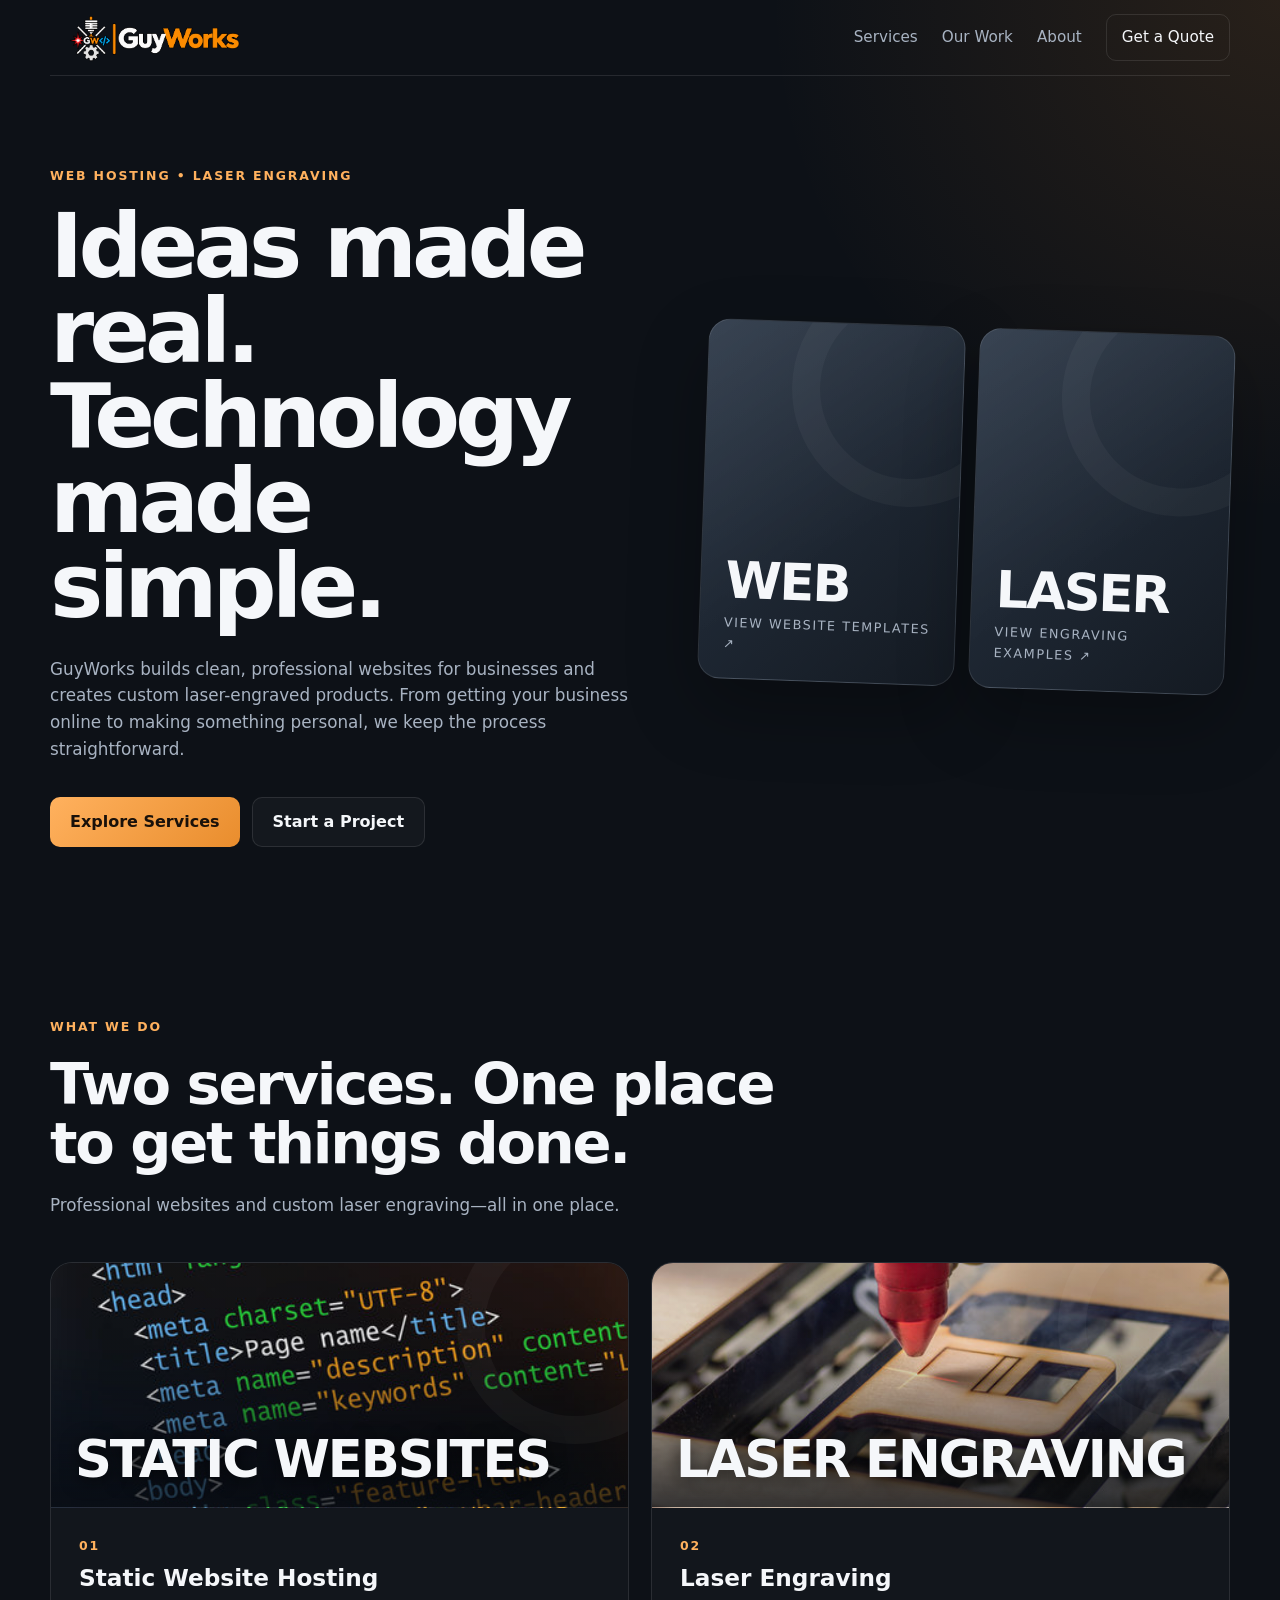
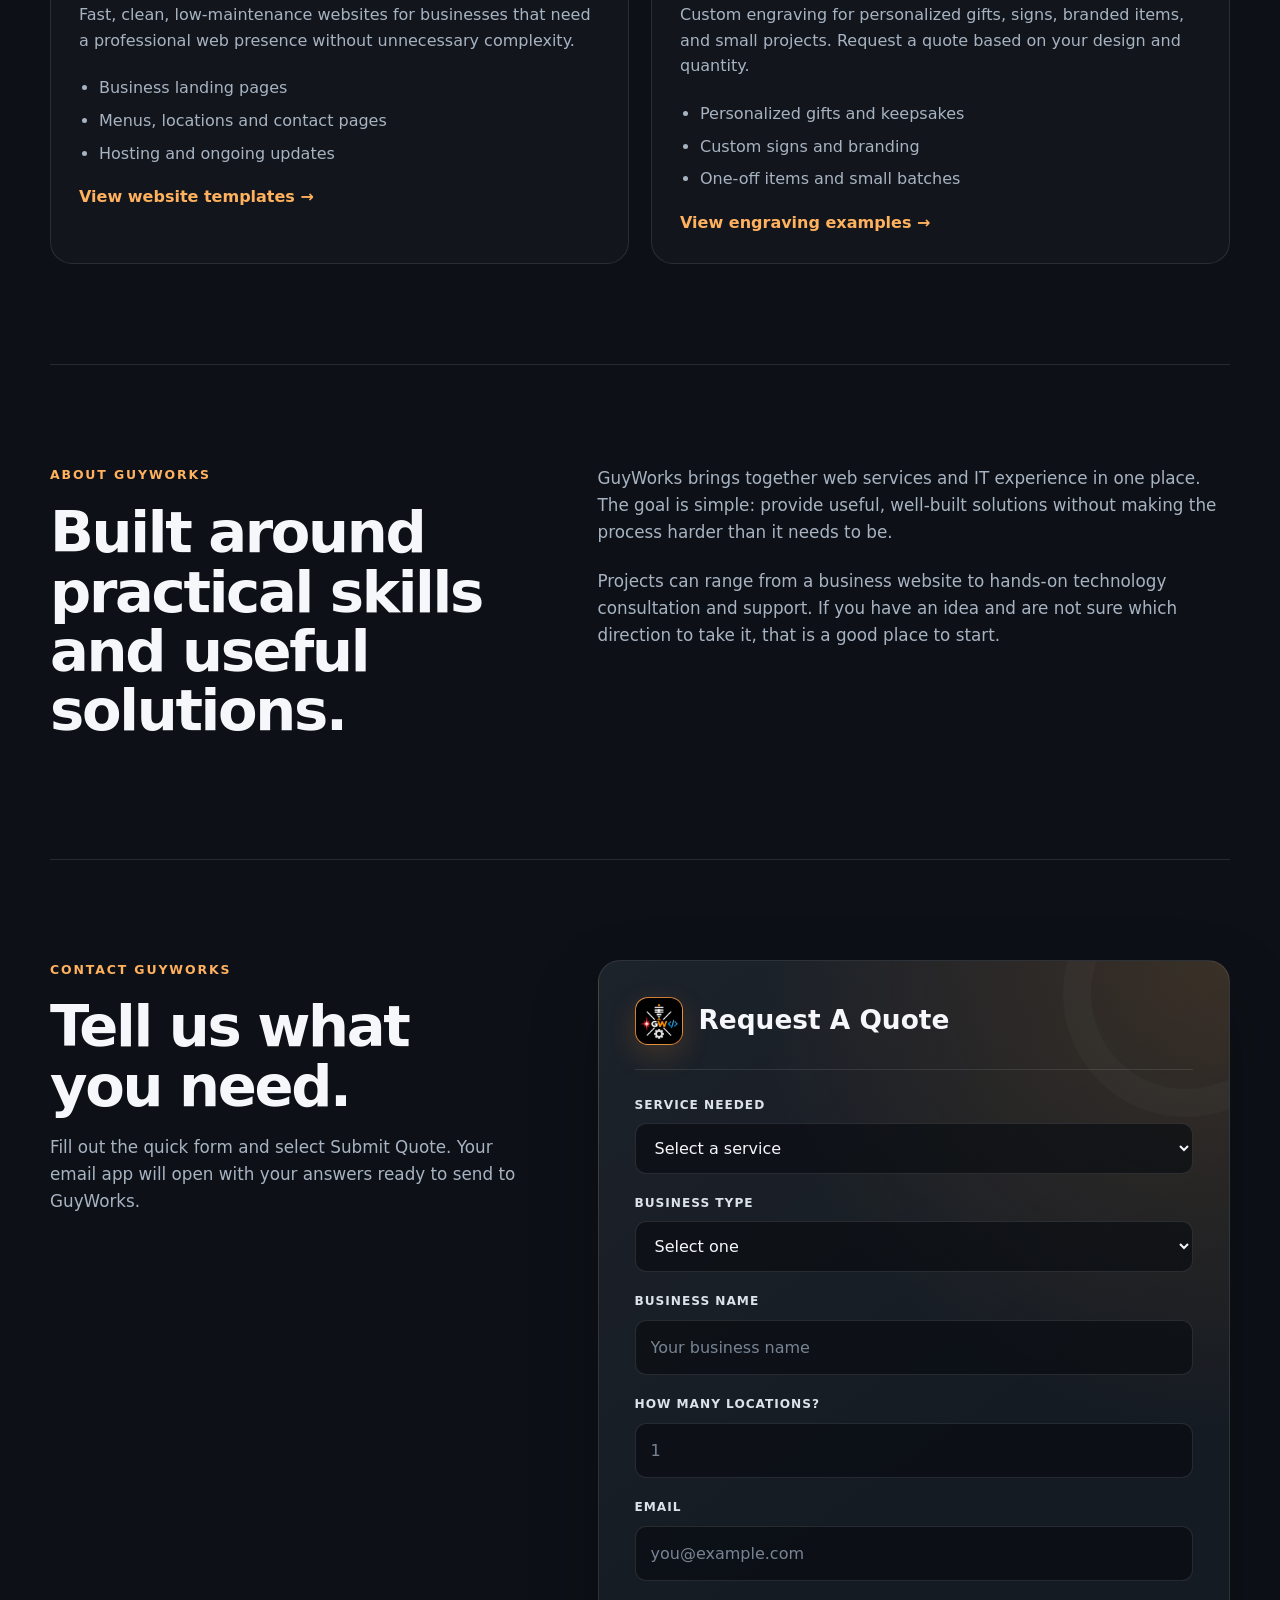
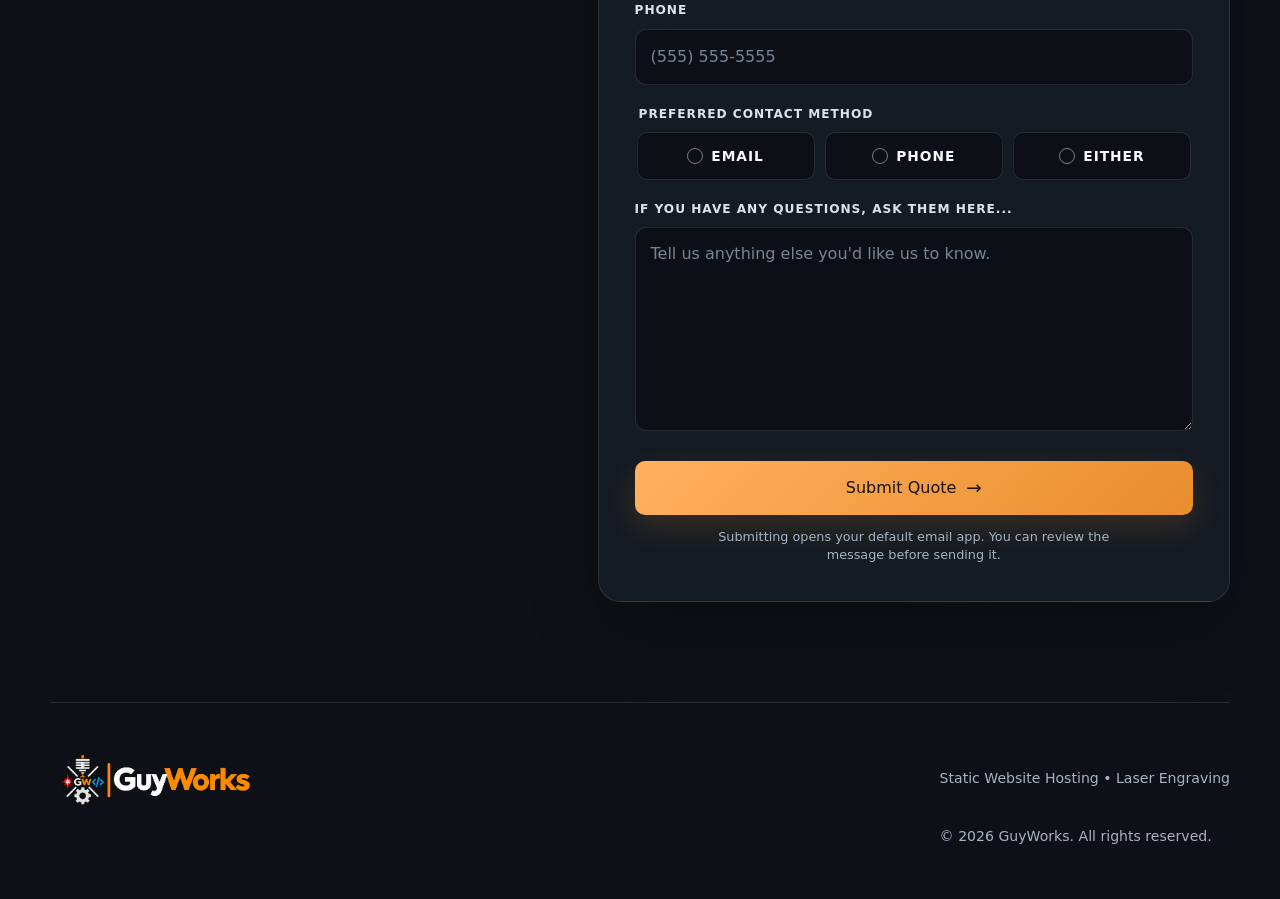
<file: index.html>
<!DOCTYPE html>
<html lang="en">
<head>
  <meta charset="UTF-8">
  <meta name="viewport" content="width=device-width, initial-scale=1.0">
  <meta name="description" content="GuyWorks offers static website hosting and custom laser engraving.">
  <title>GuyWorks | Make. Build. Support.</title>
  <link rel="stylesheet" href="styles.css">
</head>
<body>
  <header class="site-header">
    <a class="brand" href="#home" aria-label="GuyWorks home">
      <img class="brand-logo" src="/GuyWorksHorizontalLogo.png?v=20261105" alt="GuyWorks" onerror="this.onerror=null;this.src='/GuyWorksLogo.png'">
    </a>

    <nav aria-label="Primary navigation">
      <a href="#services">Services</a>
      <a href="web-hosting.html">Our Work</a>
      <a href="#about">About</a>
      <a class="nav-cta" href="#contact">Get a Quote</a>
    </nav>
  </header>

  <main>
    <section class="hero" id="home">
      <div class="hero-copy">
        <p class="eyebrow">Web hosting • Laser engraving</p>
        <h1>Ideas made real.<br>Technology made simple.</h1>
        <p class="hero-text">
          GuyWorks builds clean, professional websites for businesses and creates custom laser-engraved products. From getting your business online to making something personal, we keep the process straightforward.
        </p>
        <div class="hero-actions">
          <a class="button button-primary" href="#services">Explore Services</a>
          <a class="button button-secondary" href="#contact">Start a Project</a>
        </div>
      </div>

      <div class="hero-art hero-art-two" aria-label="GuyWorks service preview">
        <a class="hero-panel hero-panel-link" href="web-hosting.html"><span>WEB</span><small>View Website Templates ↗</small></a>
        <a class="hero-panel hero-panel-link" href="laser-engraving.html"><span>LASER</span><small>View Engraving Examples ↗</small></a>
      </div>
    </section>

    <section class="section" id="services">
      <div class="section-heading">
        <p class="eyebrow">What we do</p>
        <h2>Two services. One place to get things done.</h2>
        <p>Professional websites and custom laser engraving—all in one place.</p>
      </div>

      <div class="service-grid">

        <article class="service-card">
          <div class="placeholder-image placeholder-web web-photo">
            <span>STATIC WEBSITES</span>
          </div>
          <div class="service-content">
            <p class="service-number">01</p>
            <h3>Static Website Hosting</h3>
            <p>Fast, clean, low-maintenance websites for businesses that need a professional web presence without unnecessary complexity.</p>
            <ul>
              <li>Business landing pages</li>
              <li>Menus, locations and contact pages</li>
              <li>Hosting and ongoing updates</li>
            </ul>
            <a class="service-detail-link" href="web-hosting.html">View website templates →</a>
</div>
        </article>
        <article class="service-card">
          <div class="placeholder-image placeholder-laser"><span>LASER ENGRAVING</span></div>
          <div class="service-content"><p class="service-number">02</p><h3>Laser Engraving</h3>
            <p>Custom engraving for personalized gifts, signs, branded items, and small projects. Request a quote based on your design and quantity.</p>
            <ul><li>Personalized gifts and keepsakes</li><li>Custom signs and branding</li><li>One-off items and small batches</li></ul>
            <a class="service-detail-link" href="laser-engraving.html">View engraving examples →</a>
          </div>
        </article>
      </div>
    </section>

    <section class="section about-section" id="about">
      <div>
        <p class="eyebrow">About GuyWorks</p>
        <h2>Built around practical skills and useful solutions.</h2>
      </div>
      <div class="about-copy">
        <p>
          GuyWorks brings together web services and IT experience in one place.
          The goal is simple: provide useful, well-built solutions without making the process harder than it needs to be.
        </p>
        <p>
          Projects can range from a business website to hands-on technology consultation and support.
          If you have an idea and are not sure which direction to take it, that is a good place to start.
        </p>
      </div>
    </section>

    <section class="section contact-section" id="contact">
      <div>
        <p class="eyebrow">Contact GuyWorks</p>
        <h2>Tell us what you need.</h2>
        <p>Fill out the quick form and select Submit Quote. Your email app will open with your answers ready to send to GuyWorks.</p>
      </div>
      <div class="contact-card quote-card">
        <div class="quote-card-heading">
          <span class="quote-icon" aria-hidden="true"><img src="GuyWorksIcon.png?v=20261105b" alt="" class="quote-icon-image" onerror="this.onerror=null;this.src='https://raw.githubusercontent.com/ThisGuyPrograms/GuyWorks/main/GuyWorksIcon.png'"></span>
          <h3>Request A Quote</h3>
        </div>
        <form id="quote-form">
          <div class="form-field"><label for="service-type">Service Needed</label>
            <select id="service-type" required><option value="" selected disabled>Select a service</option><option>Static Website Hosting</option><option>Laser Engraving</option></select>
          </div>
          <div id="web-package-fields" class="form-field" hidden>
            <label for="web-package">Website Package</label>
            <select id="web-package">
              <option value="" selected disabled>Select a website package</option>
              <option value="Standard Template — starting at $150 build + $20/month">Standard Template — from $150 + $20/month</option>
              <option value="Independent Website — $400–$750 build + $35/month">Independent Website — $400–$750 + $35/month</option>
              <option value="Multi-Location Shared Template — from $500 build + $75/month">Multi-Location Shared Template — from $500 + $75/month</option>
            </select>
          </div>
          <div id="laser-fields" hidden>
            <div class="form-field"><label for="engraving-item">Item / Material</label><input id="engraving-item" placeholder="e.g. wood sign, tumbler, leather"></div>
            <div class="form-field"><label for="engraving-quantity">Quantity</label><input id="engraving-quantity" type="number" min="1" step="1" placeholder="Number of items"></div>
            <div class="form-field"><label for="engraving-details">Design, Size &amp; Deadline</label><textarea id="engraving-details" rows="4" placeholder="Describe the design, approximate size, deadline, and whether you have artwork."></textarea></div>
          </div>
          <div id="business-fields">
          <div class="form-field">
            <label for="business-type">Business Type</label>
            <select id="business-type" name="business-type" required>
              <option value="" selected disabled>Select one</option>
              <option value="Business">Business</option>
              <option value="Restaurant">Restaurant</option>
              <option value="Other">Other</option>
            </select>
          </div>

          <div class="form-field">
            <label for="business-name">Business Name</label>
            <input type="text" id="business-name" name="business-name" placeholder="Your business name" required>
          </div>

          <div class="form-field">
            <label for="locations">How many locations?</label>
            <input type="number" id="locations" name="locations" min="1" step="1" placeholder="1" required>
          </div>

          </div>
          <div class="form-field">
            <label for="contact-email">Email</label>
            <input type="email" id="contact-email" name="contact-email" placeholder="you@example.com" required>
          </div>

          <div class="form-field">
            <label for="contact-phone">Phone</label>
            <input type="tel" id="contact-phone" name="contact-phone" placeholder="(555) 555-5555" inputmode="numeric" autocomplete="tel" maxlength="14" required>
          </div>

          <fieldset class="form-field contact-preference">
            <legend>Preferred Contact Method</legend>
            <div class="contact-options">
              <label><input type="radio" name="contact-method" value="Email" required> <span>Email</span></label>
              <label><input type="radio" name="contact-method" value="Phone"> <span>Phone</span></label>
              <label><input type="radio" name="contact-method" value="Either"> <span>Either</span></label>
            </div>
          </fieldset>

          <div class="form-field">
            <label for="questions">If you have any questions, ask them here...</label>
            <textarea id="questions" name="questions" rows="7" placeholder="Tell us anything else you'd like us to know."></textarea>
          </div>

          <button class="button button-primary quote-submit" type="submit">Submit Quote <span aria-hidden="true">→</span></button>
          <p class="form-note">Submitting opens your default email app. You can review the message before sending it.</p>
        </form>
      </div>
    </section>
  </main>

  <footer>
    <div class="brand footer-brand">
      <img class="brand-logo" src="/GuyWorksHorizontalLogo.png?v=20261105" alt="GuyWorks" onerror="this.onerror=null;this.src='/GuyWorksLogo.png'">
    </div>
    <p>Static Website Hosting • Laser Engraving</p>
    <p>&copy; <span id="year"></span> GuyWorks. All rights reserved.</p>
  </footer>

  <script>
    document.getElementById('year').textContent = new Date().getFullYear();

    const phoneInput = document.getElementById('contact-phone');

    phoneInput.addEventListener('input', function () {
      const digits = this.value.replace(/\D/g, '').slice(0, 10);
      let formatted = '';

      if (digits.length > 0) {
        formatted = '(' + digits.slice(0, 3);
      }
      if (digits.length >= 3) {
        formatted += ') ' + digits.slice(3, 6);
      }
      if (digits.length >= 6) {
        formatted += '-' + digits.slice(6, 10);
      }

      this.value = formatted;
    });

    const serviceInput = document.getElementById('service-type');
    serviceInput.addEventListener('change', () => {
      const laser = serviceInput.value === 'Laser Engraving';
      const web = serviceInput.value === 'Static Website Hosting';
      const packageFields = document.getElementById('web-package-fields');
      packageFields.hidden = !web;
      document.getElementById('web-package').required = web;
      document.getElementById('laser-fields').hidden = !laser;
      document.getElementById('business-fields').hidden = laser;
      ['business-type','business-name','locations'].forEach(id => document.getElementById(id).required = !laser);
      ['engraving-item','engraving-quantity','engraving-details'].forEach(id => document.getElementById(id).required = laser);
    });
    const query = new URLSearchParams(window.location.search);
    const selectedPackage = {standard: 0, independent: 1, multi: 2}[query.get('package')];
    if (query.get('service') === 'web') {
      serviceInput.value = 'Static Website Hosting';
      serviceInput.dispatchEvent(new Event('change'));
      if (selectedPackage !== undefined) document.getElementById('web-package').selectedIndex = selectedPackage + 1;
    }
    document.getElementById('quote-form').addEventListener('submit', function (event) {
      event.preventDefault();

      const businessType = document.getElementById('business-type').value;
      const businessName = document.getElementById('business-name').value.trim();
      const locations = document.getElementById('locations').value;
      const contactEmail = document.getElementById('contact-email').value.trim();
      const contactPhone = document.getElementById('contact-phone').value.trim();
      const contactMethod = document.querySelector('input[name="contact-method"]:checked').value;
      const questions = document.getElementById('questions').value.trim() || 'None';

      const laser = serviceInput.value === 'Laser Engraving';
      const subject = 'Quote Request - ' + (laser ? 'Laser Engraving' : businessName);
      const body =
        'Hello GuyWorks,\n\n' +
        'I would like to request a quote.\n\n' +
        'Service: ' + serviceInput.value + '\n' +
        (serviceInput.value === 'Static Website Hosting' ? 'Website Package: ' + document.getElementById('web-package').value + '\n' : '') +
        (laser ? 'Item / Material: ' + document.getElementById('engraving-item').value + '\n' +
          'Quantity: ' + document.getElementById('engraving-quantity').value + '\n' +
          'Design, Size & Deadline: ' + document.getElementById('engraving-details').value + '\n'
        : 'Business Type: ' + businessType + '\n' +
          'Business Name: ' + businessName + '\n' +
          'Number of Locations: ' + locations + '\n') +
        'Email: ' + contactEmail + '\n' +
        'Phone: ' + contactPhone + '\n' +
        'Preferred Contact Method: ' + contactMethod + '\n\n' +
        'Questions / Additional Information:\n' + questions + '\n\n' +
        'Thank you!';

      window.location.href =
        'mailto:quotes@guyworks.us?subject=' + encodeURIComponent(subject) +
        '&body=' + encodeURIComponent(body);
    });
  </script>
</body>
</html>
</file>
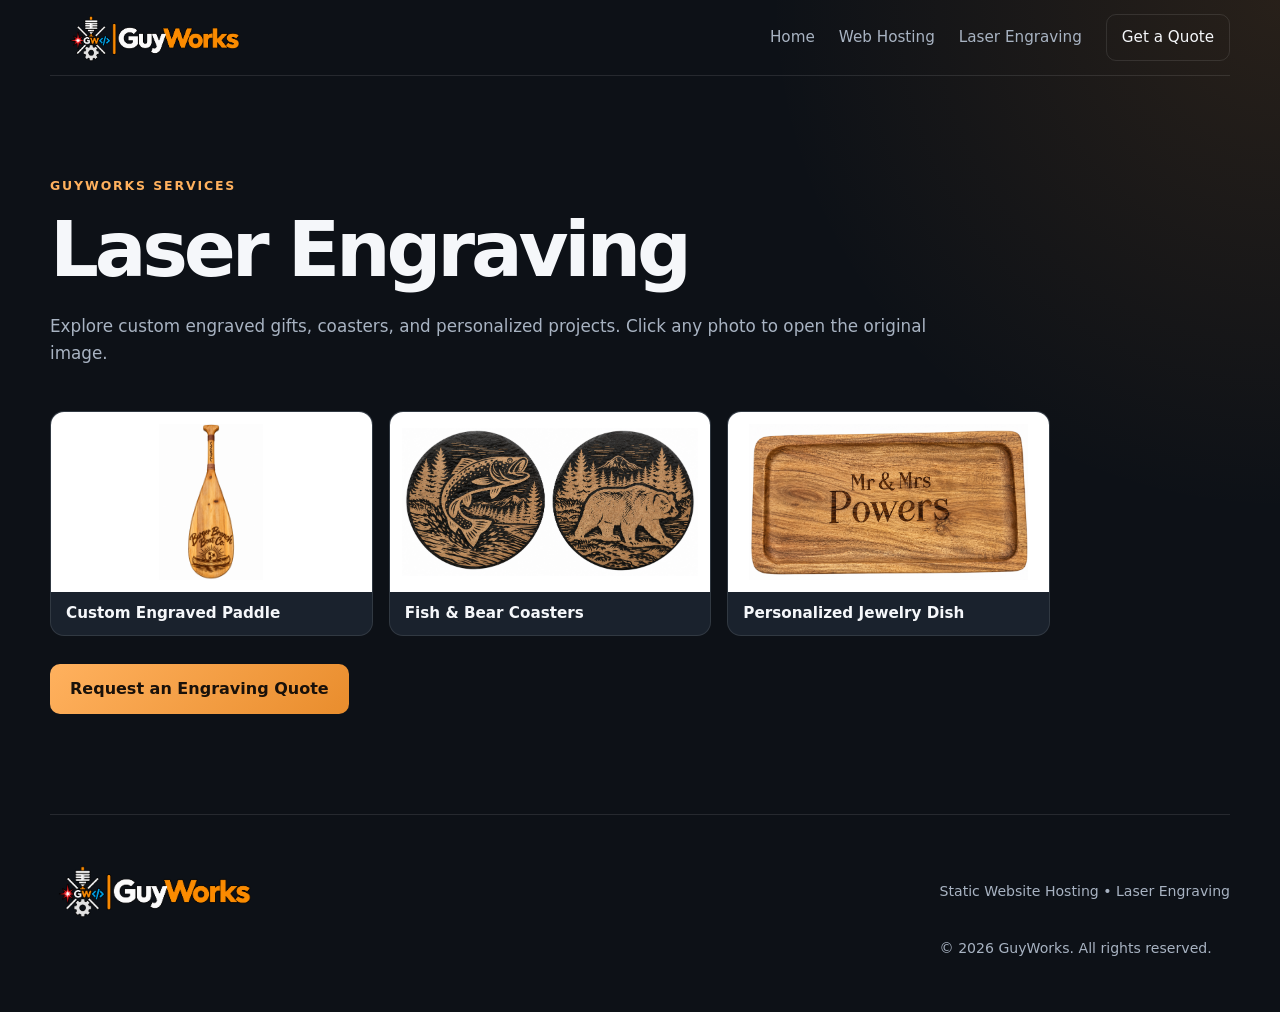
<file: laser-engraving.html>
<!DOCTYPE html><html lang="en"><head><meta charset="UTF-8"><meta name="viewport" content="width=device-width, initial-scale=1"><link rel="stylesheet" href="styles.css"><title>Laser Engraving | GuyWorks</title><meta name="description" content="Explore custom engraved gifts, coasters, and personalized projects. Click any photo to open the original image."></head><body><header class="site-header"><a class="brand" href="index.html"><img class="brand-logo" src="/GuyWorksHorizontalLogo.png?v=20261105" alt="GuyWorks" onerror="this.onerror=null;this.src='/GuyWorksLogo.png'"></a><nav aria-label="Primary navigation"><a href="index.html">Home</a><a href="web-hosting.html">Web Hosting</a><a href="laser-engraving.html">Laser Engraving</a><a class="nav-cta" href="index.html#contact">Get a Quote</a></nav></header><main><section class="section detail-page"><div class="section-heading"><p class="eyebrow">GuyWorks Services</p><h1>Laser Engraving</h1><p>Explore custom engraved gifts, coasters, and personalized projects. Click any photo to open the original image.</p></div>      <div class="engraving-gallery-grid">
        <a class="engraving-gallery-card" href="BurgerBranchPaddleBoatCo.png" target="_blank" rel="noopener noreferrer" aria-label="View full-size custom engraved paddle">
          <div class="engraving-gallery-image"><img src="BurgerBranchPaddleBoatCo.png" alt="Wooden Burger Branch Boat Co. paddle with custom laser engraving" loading="lazy"></div>
          <div class="engraving-gallery-caption"><h3>Custom Engraved Paddle</h3><span>View full image ↗</span></div>
        </a>
        <a class="engraving-gallery-card" href="Fish-BearCoasters.png" target="_blank" rel="noopener noreferrer" aria-label="View full-size fish and bear coasters">
          <div class="engraving-gallery-image"><img src="Fish-BearCoasters.png" alt="Pair of round wildlife coasters featuring a fish and a bear" loading="lazy"></div>
          <div class="engraving-gallery-caption"><h3>Fish &amp; Bear Coasters</h3><span>View full image ↗</span></div>
        </a>
        <a class="engraving-gallery-card" href="PowersJewelryDish.png" target="_blank" rel="noopener noreferrer" aria-label="View full-size personalized jewelry dish">
          <div class="engraving-gallery-image"><img src="PowersJewelryDish.png" alt="Rectangular wooden jewelry dish engraved with Mr. and Mrs. Powers" loading="lazy"></div>
          <div class="engraving-gallery-caption"><h3>Personalized Jewelry Dish</h3><span>View full image ↗</span></div>
        </a>
      </div>
<a class="button button-primary detail-cta" href="index.html#contact">Request an Engraving Quote</a></section></main><footer><div class="brand footer-brand"><img class="brand-logo" src="/GuyWorksHorizontalLogo.png?v=20261105" alt="GuyWorks" onerror="this.onerror=null;this.src='/GuyWorksLogo.png'"></div><p>Static Website Hosting • Laser Engraving</p><p>&copy; <span id="year"></span> GuyWorks. All rights reserved.</p></footer><script>document.getElementById('year').textContent=new Date().getFullYear();</script></body></html>
</file>
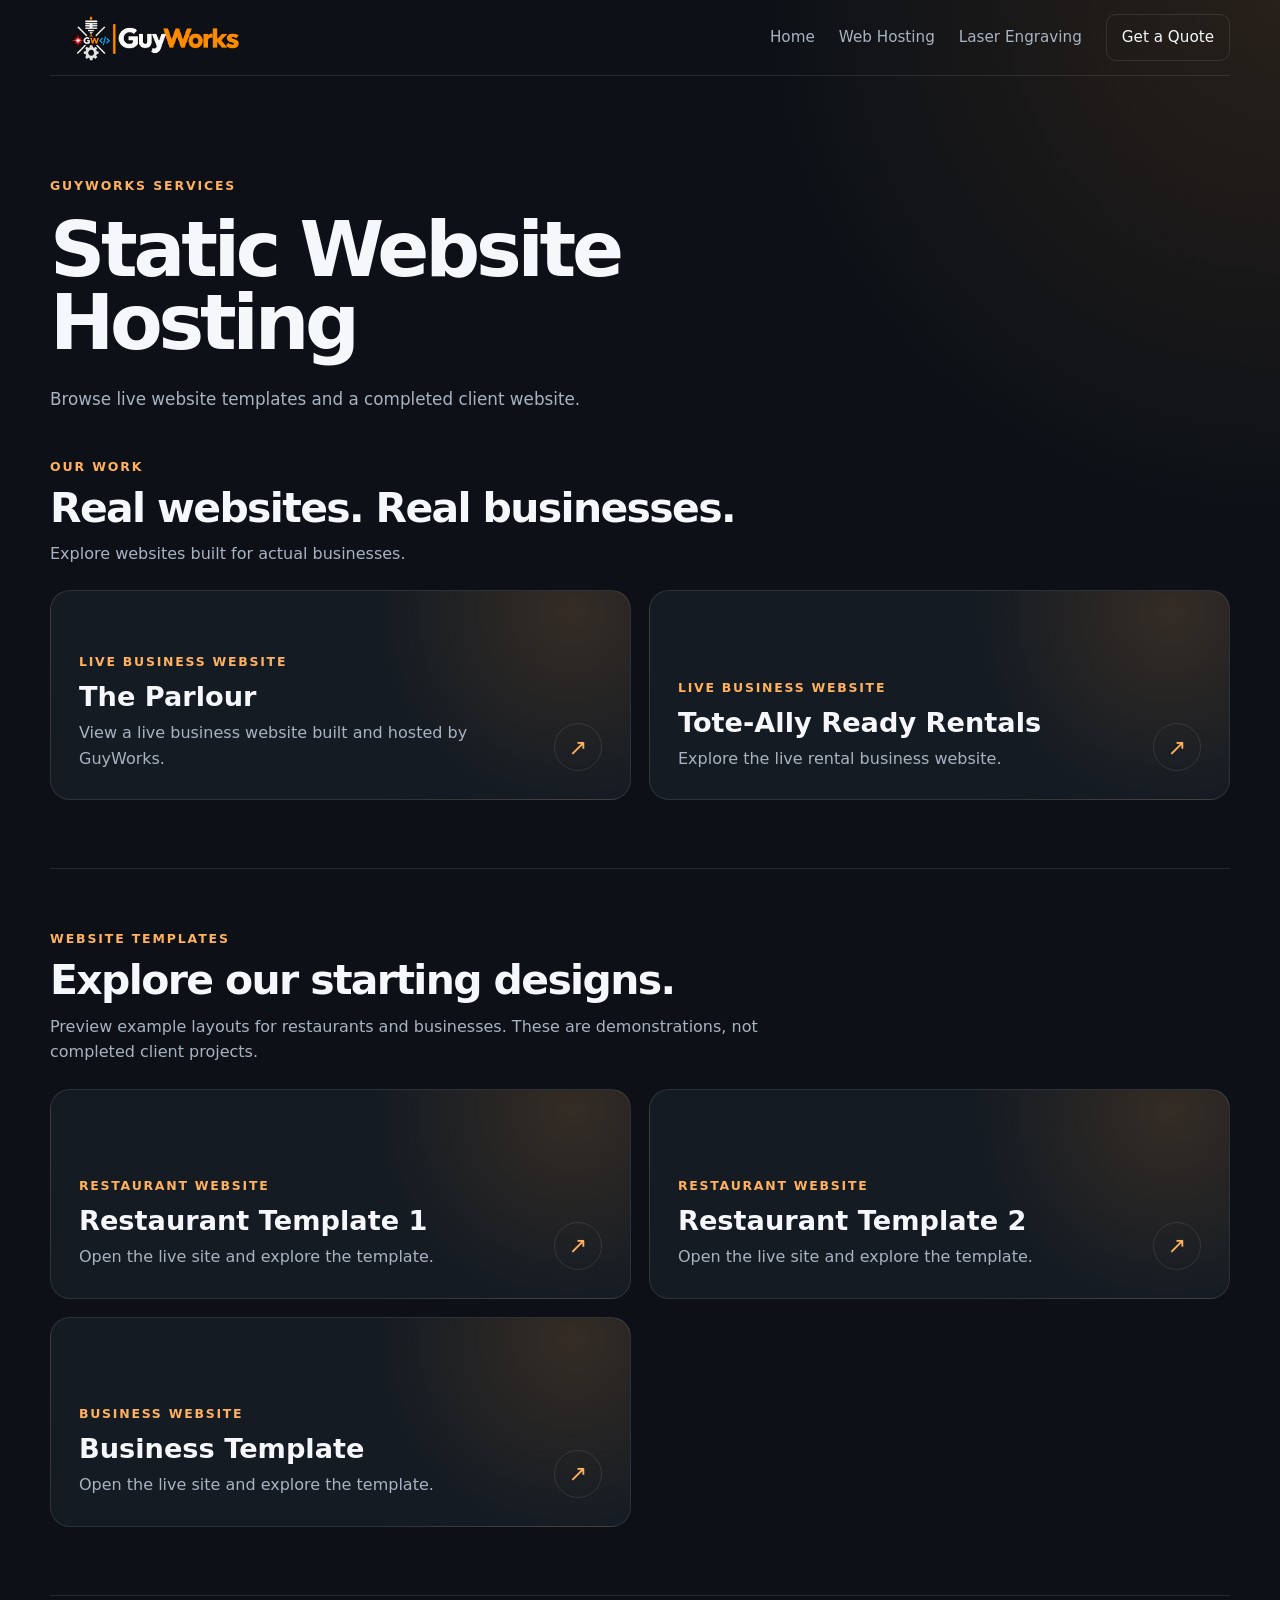
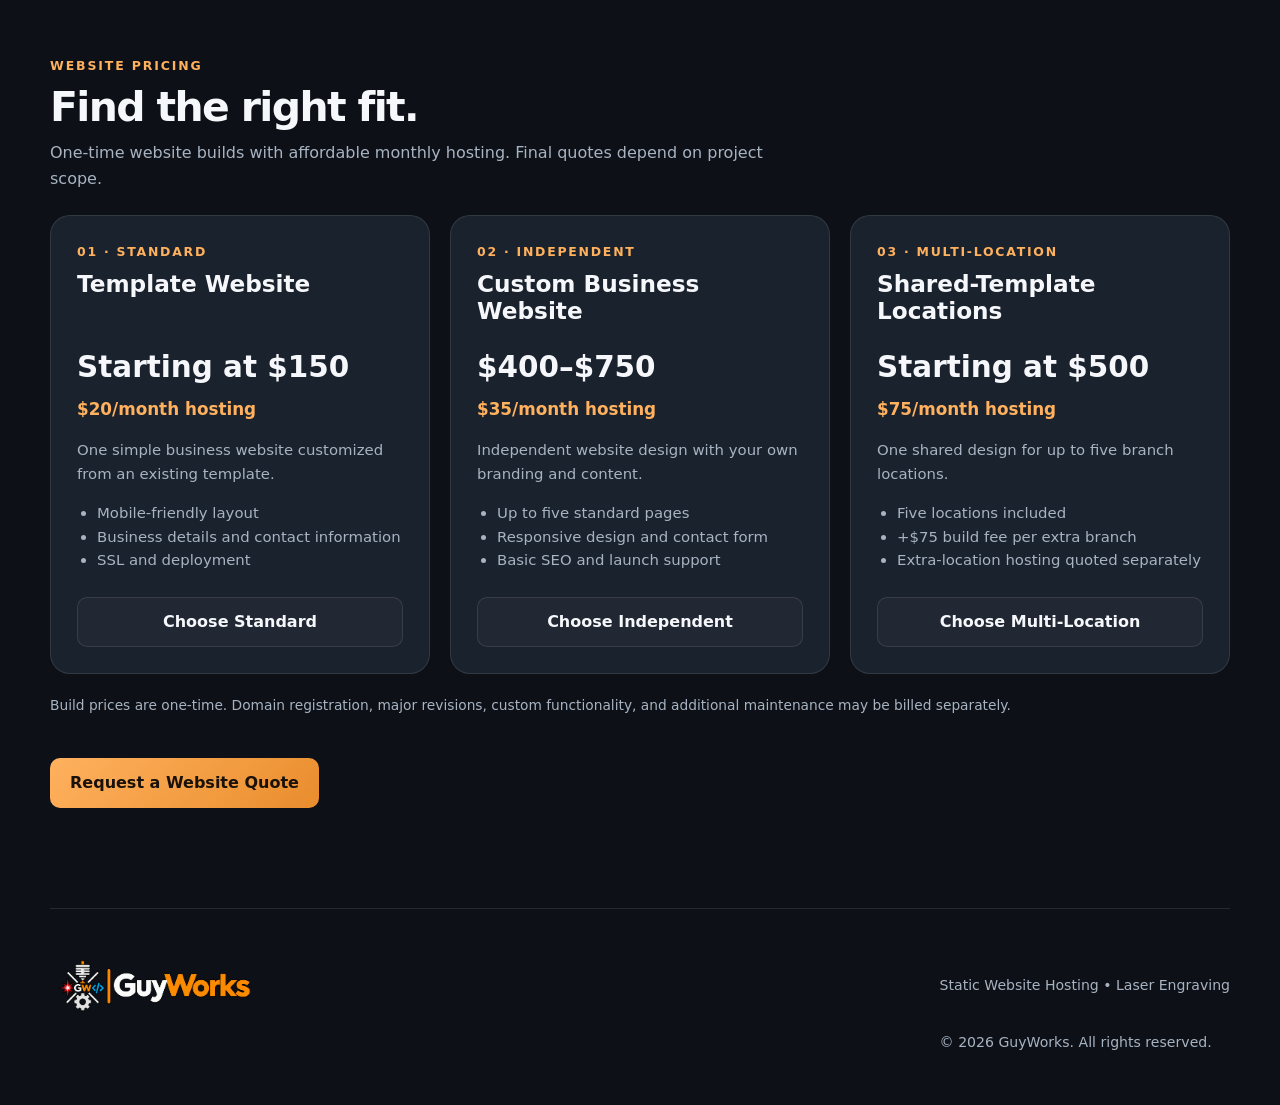
<file: web-hosting.html>
<!DOCTYPE html><html lang="en"><head><meta charset="UTF-8"><meta name="viewport" content="width=device-width, initial-scale=1"><link rel="stylesheet" href="styles.css"><title>Static Website Hosting | GuyWorks</title><meta name="description" content="See completed client websites and explore our available website templates."></head><body><header class="site-header"><a class="brand" href="index.html"><img class="brand-logo" src="/GuyWorksHorizontalLogo.png?v=20261105" alt="GuyWorks" onerror="this.onerror=null;this.src='/GuyWorksLogo.png'"></a><nav aria-label="Primary navigation"><a href="index.html">Home</a><a href="web-hosting.html">Web Hosting</a><a href="laser-engraving.html">Laser Engraving</a><a class="nav-cta" href="index.html#contact">Get a Quote</a></nav></header><main><section class="section detail-page"><div class="section-heading"><p class="eyebrow">GuyWorks Services</p><h1>Static Website Hosting</h1><p>Browse live website templates and a completed client website.</p></div><section class="portfolio-section" aria-labelledby="client-work-heading">
  <div class="portfolio-section-heading">
    <p class="eyebrow">Our Work</p>
    <h2 id="client-work-heading">Real websites. Real businesses.</h2>
    <p>Explore websites built for actual businesses.</p>
  </div>
  <div class="portfolio-grid">
        <a class="portfolio-card" href="https://theparlour-athens.com/" target="_blank" rel="noopener noreferrer">
          <div>
            <p class="service-number">LIVE BUSINESS WEBSITE</p>
            <h3>The Parlour</h3>
            <p>View a live business website built and hosted by GuyWorks.</p>
          </div>
          <span class="portfolio-arrow" aria-hidden="true">↗</span>
        </a>
        <a class="portfolio-card" href="https://tote-allyreadytn.com/" target="_blank" rel="noopener noreferrer">
          <div>
            <p class="service-number">LIVE BUSINESS WEBSITE</p>
            <h3>Tote-Ally Ready Rentals</h3>
            <p>Explore the live rental business website.</p>
          </div>
          <span class="portfolio-arrow" aria-hidden="true">↗</span>
        </a>
  </div>
</section>
<section class="portfolio-section portfolio-section-secondary" aria-labelledby="template-heading">
  <div class="portfolio-section-heading">
    <p class="eyebrow">Website Templates</p>
    <h2 id="template-heading">Explore our starting designs.</h2>
    <p>Preview example layouts for restaurants and businesses. These are demonstrations, not completed client projects.</p>
  </div>
  <div class="portfolio-grid">
        <a class="portfolio-card" href="https://restauranttemplate1.guyworks.us" target="_blank" rel="noopener noreferrer">
          <div>
            <p class="service-number">RESTAURANT WEBSITE</p>
            <h3>Restaurant Template 1</h3>
            <p>Open the live site and explore the template.</p>
          </div>
          <span class="portfolio-arrow" aria-hidden="true">↗</span>
        </a>
        <a class="portfolio-card" href="https://restauranttemplate2.guyworks.us" target="_blank" rel="noopener noreferrer">
          <div>
            <p class="service-number">RESTAURANT WEBSITE</p>
            <h3>Restaurant Template 2</h3>
            <p>Open the live site and explore the template.</p>
          </div>
          <span class="portfolio-arrow" aria-hidden="true">↗</span>
        </a>
        <a class="portfolio-card" href="https://businesstemplate.guyworks.us" target="_blank" rel="noopener noreferrer">
          <div>
            <p class="service-number">BUSINESS WEBSITE</p>
            <h3>Business Template</h3>
            <p>Open the live site and explore the template.</p>
          </div>
          <span class="portfolio-arrow" aria-hidden="true">↗</span>
        </a>
  </div>
</section>
<section class="portfolio-section portfolio-section-secondary" aria-labelledby="pricing-heading">
<div class="portfolio-section-heading"><p class="eyebrow">Website Pricing</p><h2 id="pricing-heading">Find the right fit.</h2><p>One-time website builds with affordable monthly hosting. Final quotes depend on project scope.</p></div>
<div class="website-pricing-grid">
<article class="website-pricing-card"><p class="service-number">01 · STANDARD</p><h3>Template Website</h3><p class="website-pricing-price">Starting at $150</p><p class="website-pricing-monthly">$20/month hosting</p><p>One simple business website customized from an existing template.</p><ul><li>Mobile-friendly layout</li><li>Business details and contact information</li><li>SSL and deployment</li></ul><a class="button button-secondary" href="index.html?service=web&package=standard#contact">Choose Standard</a></article>
<article class="website-pricing-card"><p class="service-number">02 · INDEPENDENT</p><h3>Custom Business Website</h3><p class="website-pricing-price">$400–$750</p><p class="website-pricing-monthly">$35/month hosting</p><p>Independent website design with your own branding and content.</p><ul><li>Up to five standard pages</li><li>Responsive design and contact form</li><li>Basic SEO and launch support</li></ul><a class="button button-secondary" href="index.html?service=web&package=independent#contact">Choose Independent</a></article>
<article class="website-pricing-card"><p class="service-number">03 · MULTI-LOCATION</p><h3>Shared-Template Locations</h3><p class="website-pricing-price">Starting at $500</p><p class="website-pricing-monthly">$75/month hosting</p><p>One shared design for up to five branch locations.</p><ul><li>Five locations included</li><li>+$75 build fee per extra branch</li><li>Extra-location hosting quoted separately</li></ul><a class="button button-secondary" href="index.html?service=web&package=multi#contact">Choose Multi-Location</a></article>
</div><p class="website-pricing-note">Build prices are one-time. Domain registration, major revisions, custom functionality, and additional maintenance may be billed separately.</p>
</section>
<a class="button button-primary detail-cta" href="index.html#contact">Request a Website Quote</a></section></main><footer><div class="brand footer-brand"><img class="brand-logo" src="/GuyWorksHorizontalLogo.png?v=20261105" alt="GuyWorks" onerror="this.onerror=null;this.src='/GuyWorksLogo.png'"></div><p>Static Website Hosting • Laser Engraving</p><p>&copy; <span id="year"></span> GuyWorks. All rights reserved.</p></footer><script>document.getElementById('year').textContent=new Date().getFullYear();</script></body></html>
</file>
<file: styles.css>
:root {
  --bg: #0d1117;
  --bg-soft: #151b23;
  --panel: #1a222d;
  --panel-light: #222d3a;
  --text: #f5f7fa;
  --muted: #a8b3c2;
  --accent: #e98d2d;
  --accent-light: #ffb15e;
  --line: rgba(255,255,255,.10);
  --max: 1180px;
}

* {
  box-sizing: border-box;
}

html {
  scroll-behavior: smooth;
}

body {
  margin: 0;
  font-family: Inter, ui-sans-serif, system-ui, -apple-system, BlinkMacSystemFont, "Segoe UI", sans-serif;
  color: var(--text);
  background:
    radial-gradient(circle at top right, rgba(233,141,45,.12), transparent 32rem),
    var(--bg);
  line-height: 1.6;
}

a {
  color: inherit;
  text-decoration: none;
}

.site-header {
  width: min(calc(100% - 32px), var(--max));
  margin: 0 auto;
  min-height: 86px;
  display: flex;
  align-items: center;
  justify-content: space-between;
  gap: 30px;
  border-bottom: 1px solid var(--line);
}

.brand {
  display: inline-flex;
  align-items: center;
  gap: 12px;
  font-weight: 800;
  font-size: 1.2rem;
  letter-spacing: .02em;
}

.brand-mark {
  display: grid;
  place-items: center;
  width: 42px;
  height: 42px;
  border: 1px solid rgba(255,177,94,.45);
  background: linear-gradient(135deg, var(--accent), #a94c13);
  border-radius: 12px;
  box-shadow: 0 10px 30px rgba(233,141,45,.2);
  font-size: .85rem;
  letter-spacing: .08em;
}

nav {
  display: flex;
  align-items: center;
  gap: 24px;
  color: var(--muted);
  font-size: .95rem;
}

nav a:hover {
  color: var(--text);
}

.nav-cta {
  padding: 10px 15px;
  border: 1px solid var(--line);
  border-radius: 10px;
  color: var(--text);
}

main {
  overflow: hidden;
}

.hero,
.section {
  width: min(calc(100% - 32px), var(--max));
  margin: 0 auto;
}

.hero {
  min-height: 680px;
  padding: 90px 0 70px;
  display: grid;
  grid-template-columns: 1.05fr .95fr;
  gap: 70px;
  align-items: center;
}

.eyebrow {
  margin: 0 0 18px;
  color: var(--accent-light);
  font-size: .78rem;
  font-weight: 800;
  letter-spacing: .15em;
  text-transform: uppercase;
}

h1,
h2,
h3,
p {
  margin-top: 0;
}

h1 {
  max-width: 800px;
  margin-bottom: 26px;
  font-size: clamp(3.2rem, 7vw, 6.6rem);
  line-height: .95;
  letter-spacing: -.055em;
}

h2 {
  margin-bottom: 18px;
  font-size: clamp(2.2rem, 4.5vw, 4.1rem);
  line-height: 1.03;
  letter-spacing: -.04em;
}

h3 {
  margin-bottom: 10px;
  font-size: 1.45rem;
  line-height: 1.15;
}

.hero-text,
.section-heading > p:last-child,
.about-copy,
.contact-section > div:first-child > p:last-child {
  color: var(--muted);
  font-size: 1.05rem;
}

.hero-text {
  max-width: 690px;
}

.hero-actions {
  display: flex;
  flex-wrap: wrap;
  gap: 12px;
  margin-top: 34px;
}

.button {
  display: inline-flex;
  justify-content: center;
  align-items: center;
  min-height: 50px;
  padding: 0 20px;
  border-radius: 10px;
  font-weight: 800;
  transition: transform .2s ease, border-color .2s ease;
}

.button:hover {
  transform: translateY(-2px);
}

.button-primary {
  background: linear-gradient(135deg, var(--accent-light), var(--accent));
  color: #19110a;
}

.button-secondary {
  border: 1px solid var(--line);
  background: rgba(255,255,255,.03);
}

.hero-art {
  display: grid;
  grid-template-columns: repeat(2, 1fr);
  grid-template-rows: 230px 165px 165px;
  gap: 14px;
  transform: rotate(2deg);
}

.hero-panel {
  position: relative;
  overflow: hidden;
  padding: 24px;
  display: flex;
  flex-direction: column;
  justify-content: flex-end;
  border: 1px solid var(--line);
  border-radius: 22px;
  background:
    linear-gradient(145deg, rgba(255,255,255,.08), transparent 60%),
    linear-gradient(135deg, #283444, #141a22);
  box-shadow: 0 28px 70px rgba(0,0,0,.28);
}

.hero-panel::after,
.placeholder-image::after,
.work-placeholder::after {
  content: "";
  position: absolute;
  width: 180px;
  height: 180px;
  border-radius: 50%;
  border: 28px solid rgba(255,255,255,.035);
  top: -55px;
  right: -65px;
}

.hero-panel span {
  font-size: clamp(1.8rem, 4vw, 3.8rem);
  font-weight: 900;
  line-height: 1;
  letter-spacing: -.04em;
}

.hero-panel small {
  margin-top: 7px;
  color: var(--muted);
  font-size: .8rem;
  text-transform: uppercase;
  letter-spacing: .12em;
}

.panel-large {
  grid-row: span 2;
  background:
    radial-gradient(circle at 80% 15%, rgba(233,141,45,.28), transparent 35%),
    linear-gradient(135deg, #2c3540, #161c23);
}

.panel-wide {
  grid-column: span 2;
}

.section {
  padding: 100px 0;
}

.section-heading {
  max-width: 760px;
  margin-bottom: 44px;
}

.service-grid {
  display: grid;
  grid-template-columns: repeat(2, 1fr);
  gap: 22px;
}

.service-card {
  overflow: hidden;
  border: 1px solid var(--line);
  border-radius: 22px;
  background: rgba(255,255,255,.025);
}

.placeholder-image {
  position: relative;
  min-height: 245px;
  padding: 24px;
  display: flex;
  align-items: flex-end;
  overflow: hidden;
  border-bottom: 1px solid var(--line);
}

.placeholder-image span {
  position: relative;
  z-index: 1;
  font-size: clamp(1.8rem, 4vw, 3.4rem);
  font-weight: 900;
  line-height: .95;
  letter-spacing: -.04em;
}

.placeholder-print {
  background:
    linear-gradient(135deg, rgba(233,141,45,.45), transparent 60%),
    repeating-linear-gradient(45deg, #1c2632 0 18px, #222d39 18px 36px);
}

.placeholder-laser {
  background:
    linear-gradient(135deg, rgba(255,89,44,.3), transparent 55%),
    linear-gradient(145deg, #33211b, #171d24);
}

.placeholder-web {
  background:
    linear-gradient(135deg, rgba(40,128,255,.28), transparent 55%),
    linear-gradient(145deg, #16263a, #161c23);
}

.placeholder-it {
  background:
    linear-gradient(135deg, rgba(67,217,151,.22), transparent 55%),
    linear-gradient(145deg, #172c2b, #151c23);
}

.service-content {
  padding: 28px;
}

.service-number {
  margin-bottom: 9px;
  color: var(--accent-light);
  font-size: .78rem;
  font-weight: 900;
  letter-spacing: .14em;
}

.service-content > p:not(.service-number),
.service-content li {
  color: var(--muted);
}

.service-content ul {
  margin: 22px 0 0;
  padding-left: 20px;
}

.service-content li + li {
  margin-top: 7px;
}

.showcase {
  border-top: 1px solid var(--line);
}

.work-grid {
  display: grid;
  grid-template-columns: repeat(3, 1fr);
  gap: 15px;
}

.work-placeholder {
  position: relative;
  overflow: hidden;
  min-height: 240px;
  padding: 22px;
  display: flex;
  align-items: flex-end;
  border: 1px solid var(--line);
  border-radius: 18px;
  background:
    linear-gradient(135deg, rgba(233,141,45,.1), transparent 55%),
    var(--bg-soft);
}

.work-placeholder:nth-child(2n) {
  min-height: 310px;
}

.work-placeholder span {
  position: relative;
  z-index: 1;
  font-weight: 800;
}

.about-section,
.contact-section {
  display: grid;
  grid-template-columns: .85fr 1.15fr;
  gap: 80px;
  border-top: 1px solid var(--line);
}

.about-copy p + p {
  margin-top: 22px;
}

.contact-card {
  padding: 32px;
  border: 1px solid var(--line);
  border-radius: 22px;
  background:
    linear-gradient(135deg, rgba(233,141,45,.12), transparent 50%),
    var(--bg-soft);
}

.contact-label {
  color: var(--accent-light);
  font-size: .75rem;
  font-weight: 900;
  letter-spacing: .15em;
}

.contact-card p:not(.contact-label) {
  color: var(--muted);
}

.contact-card .button {
  margin-top: 12px;
}

footer {
  width: min(calc(100% - 32px), var(--max));
  margin: 0 auto;
  padding: 42px 0 52px;
  display: grid;
  grid-template-columns: 1fr auto;
  gap: 12px 30px;
  align-items: center;
  border-top: 1px solid var(--line);
  color: var(--muted);
  font-size: .88rem;
}

.footer-brand {
  color: var(--text);
}

footer p {
  margin: 0;
}

footer p:last-child {
  grid-column: 2;
}

@media (max-width: 900px) {
  .site-header {
    min-height: auto;
    padding: 18px 0;
    align-items: flex-start;
  }

  nav {
    flex-wrap: wrap;
    justify-content: flex-end;
    gap: 12px 16px;
  }

  .hero {
    min-height: auto;
    padding-top: 65px;
    grid-template-columns: 1fr;
  }

  .hero-art {
    max-width: 700px;
  }

  .service-grid {
    grid-template-columns: 1fr;
  }

  .work-grid {
    grid-template-columns: repeat(2, 1fr);
  }

  .about-section,
  .contact-section {
    grid-template-columns: 1fr;
    gap: 24px;
  }
}

@media (max-width: 620px) {
  .site-header {
    flex-direction: column;
  }

  nav {
    justify-content: flex-start;
  }

  nav a:not(.nav-cta) {
    font-size: .88rem;
  }

  h1 {
    font-size: clamp(3rem, 17vw, 5rem);
  }

  .hero {
    padding-top: 48px;
  }

  .hero-art {
    grid-template-columns: 1fr;
    grid-template-rows: repeat(4, 180px);
    transform: none;
  }

  .panel-large,
  .panel-wide {
    grid-column: auto;
    grid-row: auto;
  }

  .section {
    padding: 78px 0;
  }

  .work-grid {
    grid-template-columns: 1fr;
  }

  .work-placeholder,
  .work-placeholder:nth-child(2n) {
    min-height: 220px;
  }

  footer {
    grid-template-columns: 1fr;
  }

  footer p:last-child {
    grid-column: 1;
  }
}


/* Service availability and website demo links */
.coming-soon-card {
  position: relative;
}

.coming-soon-badge {
  position: absolute;
  z-index: 6;
  top: 18px;
  left: 18px;
  padding: 7px 11px;
  border: 1px solid rgba(255,177,94,.5);
  border-radius: 999px;
  background: rgba(13,17,23,.88);
  box-shadow: 0 8px 24px rgba(0,0,0,.28);
  backdrop-filter: blur(8px);
}

.coming-soon-badge span {
  display: block;
  color: var(--accent-light);
  font-size: .68rem;
  font-weight: 900;
  line-height: 1;
  letter-spacing: .14em;
}

.coming-soon-card .placeholder-image {
  filter: saturate(.72);
}

.template-links {
  margin-top: 26px;
  padding-top: 24px;
  border-top: 1px solid var(--line);
}

.template-links p {
  margin-bottom: 14px;
  color: var(--text) !important;
  font-size: .78rem;
  font-weight: 900;
  letter-spacing: .12em;
  text-transform: uppercase;
}

.template-button {
  margin: 0 8px 10px 0;
  min-height: 44px;
  font-size: .9rem;
}

.template-links small {
  display: block;
  margin-top: 4px;
  color: var(--muted);
}

.portfolio-grid {
  display: grid;
  grid-template-columns: repeat(2, 1fr);
  gap: 18px;
}

.portfolio-card {
  min-height: 210px;
  padding: 28px;
  display: flex;
  align-items: flex-end;
  justify-content: space-between;
  gap: 24px;
  border: 1px solid var(--line);
  border-radius: 20px;
  background:
    radial-gradient(circle at 90% 10%, rgba(233,141,45,.15), transparent 35%),
    var(--bg-soft);
  transition: transform .2s ease, border-color .2s ease, background .2s ease;
}

.portfolio-card:hover {
  transform: translateY(-3px);
  border-color: rgba(255,177,94,.42);
  background:
    radial-gradient(circle at 90% 10%, rgba(233,141,45,.23), transparent 38%),
    var(--panel);
}

.portfolio-card h3 {
  margin-bottom: 8px;
  font-size: 1.7rem;
}

.portfolio-card p:last-child {
  margin-bottom: 0;
  color: var(--muted);
}

.portfolio-arrow {
  flex: 0 0 auto;
  display: grid;
  place-items: center;
  width: 48px;
  height: 48px;
  border: 1px solid var(--line);
  border-radius: 50%;
  color: var(--accent-light);
  font-size: 1.4rem;
}

@media (max-width: 620px) {
  .portfolio-grid {
    grid-template-columns: 1fr;
  }
}


/* Coming soon badges for hero service tiles */
.hero-coming-soon-badge {
  position: absolute;
  z-index: 3;
  top: 18px;
  left: 18px;
  padding: 7px 11px;
  border: 1px solid rgba(255,177,94,.5);
  border-radius: 999px;
  background: rgba(13,17,23,.88);
  box-shadow: 0 8px 24px rgba(0,0,0,.28);
  backdrop-filter: blur(8px);
  color: var(--accent-light);
  font-size: .68rem;
  font-weight: 900;
  line-height: 1;
  letter-spacing: .14em;
}


/* Website quote form */
#quote-form {
  margin-top: 24px;
}

.form-field {
  margin-bottom: 18px;
}

.form-field label {
  display: block;
  margin-bottom: 7px;
  color: var(--text);
  font-size: .88rem;
  font-weight: 800;
}

.form-field input,
.form-field select,
.form-field textarea {
  width: 100%;
  padding: 13px 14px;
  border: 1px solid var(--line);
  border-radius: 10px;
  outline: none;
  background: rgba(13,17,23,.72);
  color: var(--text);
  font: inherit;
  transition: border-color .2s ease, box-shadow .2s ease;
}

.form-field select {
  cursor: pointer;
}

.form-field textarea {
  min-height: 150px;
  resize: vertical;
}

.form-field input::placeholder,
.form-field textarea::placeholder {
  color: #788494;
}

.form-field input:focus,
.form-field select:focus,
.form-field textarea:focus {
  border-color: rgba(255,177,94,.7);
  box-shadow: 0 0 0 3px rgba(233,141,45,.12);
}

.quote-submit {
  border: 0;
  cursor: pointer;
  font: inherit;
}

.form-note {
  margin: 12px 0 0;
  color: var(--muted);
  font-size: .8rem;
}


/* Refined GuyWorks quote card */
.quote-card {
  position: relative;
  overflow: hidden;
  padding: 36px;
  background:
    radial-gradient(circle at 100% 0, rgba(233,141,45,.16), transparent 34%),
    linear-gradient(145deg, rgba(255,255,255,.035), transparent 45%),
    var(--bg-soft);
  box-shadow: 0 28px 70px rgba(0,0,0,.22);
}

.quote-card::after {
  content: "";
  position: absolute;
  z-index: 0;
  width: 190px;
  height: 190px;
  top: -90px;
  right: -80px;
  border: 28px solid rgba(255,255,255,.025);
  border-radius: 50%;
  pointer-events: none;
}

.quote-card > * {
  position: relative;
  z-index: 1;
}

.quote-card-heading {
  display: flex;
  align-items: center;
  gap: 16px;
  padding-bottom: 24px;
  margin-bottom: 26px;
  border-bottom: 1px solid var(--line);
}

.quote-card-heading .contact-label,
.quote-card-heading h3 {
  margin-bottom: 0;
}

.quote-card-heading h3 {
  margin-top: 4px;
  font-size: 1.65rem;
}

.quote-icon {
  flex: 0 0 auto;
  display: grid;
  place-items: center;
  width: 48px;
  height: 48px;
  border: 1px solid rgba(255,177,94,.4);
  border-radius: 13px;
  background: linear-gradient(135deg, rgba(233,141,45,.95), rgba(169,76,19,.95));
  box-shadow: 0 10px 28px rgba(233,141,45,.18);
  color: #fff;
  font-size: .76rem;
  font-weight: 900;
  letter-spacing: .08em;
}

#quote-form {
  margin-top: 0;
}

.form-field {
  margin-bottom: 20px;
}

.form-field label {
  margin-bottom: 8px;
  color: #dce2e9;
  font-size: .76rem;
  letter-spacing: .08em;
  text-transform: uppercase;
}

.form-field input,
.form-field select,
.form-field textarea {
  min-height: 50px;
  padding: 14px 15px;
  border-color: rgba(255,255,255,.11);
  border-radius: 11px;
  background: rgba(8,12,17,.64);
}

.form-field textarea {
  min-height: 170px;
  line-height: 1.55;
}

.form-field input:hover,
.form-field select:hover,
.form-field textarea:hover {
  border-color: rgba(255,255,255,.2);
}

.quote-submit {
  width: 100%;
  gap: 10px;
  min-height: 54px;
  margin-top: 2px !important;
  box-shadow: 0 12px 30px rgba(233,141,45,.16);
}

.quote-submit span {
  font-size: 1.15rem;
  transition: transform .2s ease;
}

.quote-submit:hover span {
  transform: translateX(3px);
}

.form-note {
  max-width: 440px;
  margin: 13px auto 0;
  text-align: center;
  line-height: 1.45;
}

@media (max-width: 620px) {
  .quote-card {
    padding: 26px 20px;
  }

  .quote-card-heading {
    align-items: flex-start;
  }
}


/* Two-service hero layout */
.hero-art-two {
  grid-template-columns: repeat(2, 1fr);
  grid-template-rows: 360px;
  align-self: center;
}

@media (max-width: 620px) {
  .hero-art-two {
    grid-template-columns: 1fr;
    grid-template-rows: repeat(2, 180px);
  }
}


/* IT Consulting photo */
.it-photo {
  background:
    linear-gradient(to top, rgba(8,12,17,.78), rgba(8,12,17,.08) 65%),
    url("ITConsulting.JPG") center center / cover no-repeat;
}

.it-photo span {
  text-shadow: 0 3px 18px rgba(0,0,0,.72);
}


/* Static website development photo */
.web-photo {
  background:
    linear-gradient(to top, rgba(8,12,17,.78), rgba(8,12,17,.08) 65%),
    url("WebsiteDevelopment.JPG") center center / cover no-repeat;
}

.web-photo span {
  text-shadow: 0 3px 18px rgba(0,0,0,.72);
}


/* Quote contact preference */
.contact-preference {
  padding: 0;
  border: 0;
}

.contact-preference legend {
  margin-bottom: 8px;
  color: #dce2e9;
  font-size: .76rem;
  font-weight: 800;
  letter-spacing: .08em;
  text-transform: uppercase;
}

.contact-options {
  display: grid;
  grid-template-columns: repeat(3, 1fr);
  gap: 10px;
}

.contact-options label {
  display: flex;
  align-items: center;
  justify-content: center;
  gap: 8px;
  min-height: 48px;
  margin: 0;
  padding: 10px 12px;
  border: 1px solid rgba(255,255,255,.11);
  border-radius: 10px;
  background: rgba(8,12,17,.64);
  cursor: pointer;
  transition: border-color .2s ease, background .2s ease;
}

.contact-options label:hover {
  border-color: rgba(255,177,94,.5);
  background: rgba(233,141,45,.06);
}

.contact-options input {
  width: auto;
  min-height: 0;
  margin: 0;
  accent-color: var(--accent);
}

.contact-options span {
  color: var(--text);
  font-size: .86rem;
  font-weight: 700;
}

@media (max-width: 480px) {
  .contact-options {
    grid-template-columns: 1fr;
  }
}


/* Final quote contact-method layout */
.contact-options {
  display: flex;
  flex-wrap: nowrap;
  gap: 10px;
}

.contact-options label {
  flex: 1 1 0;
  min-width: 0;
  min-height: 48px;
  padding: 10px 12px;
  border: 1px solid rgba(255,255,255,.11);
  border-radius: 10px;
  background: rgba(8,12,17,.64);
}

.contact-options input[type="radio"] {
  appearance: none;
  -webkit-appearance: none;
  flex: 0 0 16px;
  width: 16px !important;
  height: 16px !important;
  min-height: 16px !important;
  padding: 0 !important;
  margin: 0 !important;
  border: 1px solid rgba(255,255,255,.45);
  border-radius: 50%;
  background: transparent;
  box-shadow: none;
}

.contact-options input[type="radio"]:checked {
  border: 4px solid var(--accent);
  background: #fff;
}

.contact-options label:has(input[type="radio"]:checked) {
  border-color: rgba(255,177,94,.7);
  background: rgba(233,141,45,.10);
}

.contact-options span {
  white-space: nowrap;
}

.quote-card-heading h3 {
  margin: 0;
}

@media (max-width: 480px) {
  .contact-options {
    grid-template-columns: unset;
    flex-direction: row;
    gap: 6px;
  }

  .contact-options label {
    padding: 9px 6px;
    gap: 5px;
  }

  .contact-options span {
    font-size: .76rem;
  }
}

/* Laser engraving service and quote form */
.hero-art-three { grid-template-columns: repeat(3,minmax(0,1fr)); grid-template-rows: 310px; }
.hero-art-three .hero-panel { padding: 18px; }
.hero-art-three .hero-panel span { font-size: clamp(1.5rem,3vw,2.8rem); }
#laser-fields[hidden],#business-fields[hidden] { display:none; }
@media(max-width:620px){.hero-art-three{grid-template-columns:1fr;grid-template-rows:repeat(3,160px)}}

/* Laser engraving service photo */
.placeholder-laser {
  background:
    linear-gradient(to top, rgba(8,12,17,.78), rgba(8,12,17,.08) 65%),
    url("EngravingStockImage.jpg") center center / cover no-repeat;
}
.placeholder-laser span { text-shadow: 0 3px 18px rgba(0,0,0,.72); }

/* Laser engraving portfolio gallery */
.engraving-gallery { border-top: 1px solid var(--line); }
.engraving-gallery-grid { display: grid; grid-template-columns: repeat(3, minmax(0, 1fr)); gap: 20px; }
.engraving-gallery-card { display: flex; flex-direction: column; min-width: 0; overflow: hidden; border: 1px solid var(--line); border-radius: 20px; background: var(--bg-soft); transition: transform .2s ease, border-color .2s ease; }
.engraving-gallery-card:hover, .engraving-gallery-card:focus-visible { transform: translateY(-3px); border-color: rgba(255,177,94,.6); }
.engraving-gallery-image { height: 300px; display: flex; align-items: center; justify-content: center; padding: 16px; background: #f4f2ee; }
.engraving-gallery-image img { display: block; width: 100%; height: 100%; object-fit: contain; }
.engraving-gallery-caption { padding: 20px; }
.engraving-gallery-caption h3 { font-size: 1.12rem; margin-bottom: 6px; }
.engraving-gallery-caption span { font-size: .84rem; color: var(--accent-light); }
.engraving-gallery-cta { margin-top: 24px; }
@media (max-width: 900px) { .engraving-gallery-grid { grid-template-columns: repeat(2, minmax(0, 1fr)); } }
@media (max-width: 620px) { .engraving-gallery-grid { grid-template-columns: 1fr; } .engraving-gallery-image { height: 320px; } }

/* Clickable service hero cards and dedicated service pages */
.hero-panel-link { color: inherit; text-decoration: none; transition: transform .2s ease, border-color .2s ease; }
.hero-panel-link:hover,.hero-panel-link:focus-visible { transform: translateY(-5px); border-color: rgba(255,177,94,.65); }
.service-detail-link { display: inline-block; margin-top: 18px; color: var(--accent-light); font-weight: 800; }
.detail-page { min-height: 65vh; }
.detail-page .section-heading { max-width: 900px; }
.detail-page h1 { font-size: clamp(2.8rem,6vw,5rem); }
.detail-cta { margin-top: 28px; }
.detail-page .engraving-gallery-grid { grid-template-columns: repeat(3,minmax(0,1fr)); gap: 16px; max-width: 1000px; }
.detail-page .engraving-gallery-card { border-radius: 14px; background: var(--panel); }
.detail-page .engraving-gallery-image { height: 180px; padding: 12px; background: #1b232e; }
.detail-page .engraving-gallery-image img { object-fit: contain; }
.detail-page .engraving-gallery-caption { padding: 13px 15px; }
.detail-page .engraving-gallery-caption h3 { font-size: .95rem; margin: 0; }
.detail-page .engraving-gallery-caption span { display: none; }
.detail-feature { display: grid; grid-template-columns: 1fr 1fr; gap: 32px; align-items: center; }
.detail-feature .placeholder-image { min-height: 330px; border-radius: 18px; }
.detail-feature p,.detail-feature li { color: var(--muted); }
.detail-feature .button { margin-top: 20px; }
@media(max-width:900px){.detail-page .engraving-gallery-grid { grid-template-columns: repeat(2,minmax(0,1fr)); } .detail-feature { grid-template-columns:1fr; }}
@media(max-width:620px){.detail-page .engraving-gallery-grid { grid-template-columns:1fr; } .detail-page .engraving-gallery-image { height: 210px; }}

/* Match gallery image surround to the white backgrounds in the uploaded product photos. */
.engraving-gallery-image,
.detail-page .engraving-gallery-image {
  background: #ffffff;
}

/* Separate real client work from demonstration templates */
.portfolio-section + .portfolio-section { margin-top: 68px; }
.portfolio-section-heading { max-width: 760px; margin-bottom: 24px; }
.portfolio-section-heading .eyebrow { margin-bottom: 10px; }
.portfolio-section-heading h2 { font-size: clamp(1.8rem, 3.2vw, 2.8rem); margin-bottom: 12px; }
.portfolio-section-heading > p:last-child { color: var(--muted); margin-bottom: 0; }
.portfolio-section-secondary { border-top: 1px solid var(--line); padding-top: 60px; }

/* Web hosting pricing cards and conditional quote package selector */
.website-pricing-grid { display:grid; grid-template-columns:repeat(3,minmax(0,1fr)); gap:20px; }
.website-pricing-card { display:flex; flex-direction:column; min-width:0; padding:26px; border:1px solid var(--line); border-radius:20px; background:var(--panel); }
.website-pricing-card h3 { min-height:2.3em; }
.website-pricing-price { font-size:clamp(1.4rem,2.3vw,1.85rem); font-weight:800; color:var(--text); margin:10px 0 4px; }
.website-pricing-monthly { color:var(--accent-light); font-size:1.05rem; font-weight:800; }
.website-pricing-card > p:not(.service-number):not(.website-pricing-price):not(.website-pricing-monthly),.website-pricing-card li { color:var(--muted); font-size:.93rem; }
.website-pricing-card ul { padding-left:20px; margin:0 0 24px; }
.website-pricing-card .button { margin-top:auto; }
.website-pricing-note { color:var(--muted); font-size:.86rem; margin-top:20px; }
#web-package-fields[hidden] { display:none; }
@media(max-width:900px){.website-pricing-grid{grid-template-columns:repeat(2,minmax(0,1fr));}}
@media(max-width:620px){.website-pricing-grid{grid-template-columns:1fr;}.website-pricing-card h3{min-height:0;}}

/* Horizontal GuyWorks logo: explicit bounds prevent oversized rendering. */
.site-header { min-height:76px; }
.site-header > .brand { display:inline-flex; flex:0 0 auto; width:210px; max-width:210px; align-items:center; }
.site-header > .brand > img.brand-logo { display:block; width:210px; height:auto; max-width:100%; max-height:60px; object-fit:contain; }
.footer-brand > img.brand-logo { display:block; width:210px; height:auto; max-width:100%; max-height:68px; object-fit:contain; }
@media(max-width:620px) {
  .site-header > .brand { width:170px; max-width:170px; }
  .site-header > .brand > img.brand-logo { width:170px; max-height:50px; }
  .footer-brand > img.brand-logo { width:180px; max-height:55px; }
}

/* Preserve the quote icon's original 48px square while showing the GuyWorks emblem. */
.quote-icon { overflow:hidden; }
.quote-icon-image { display:block; width:100%; height:100%; object-fit:contain; }
</file>
